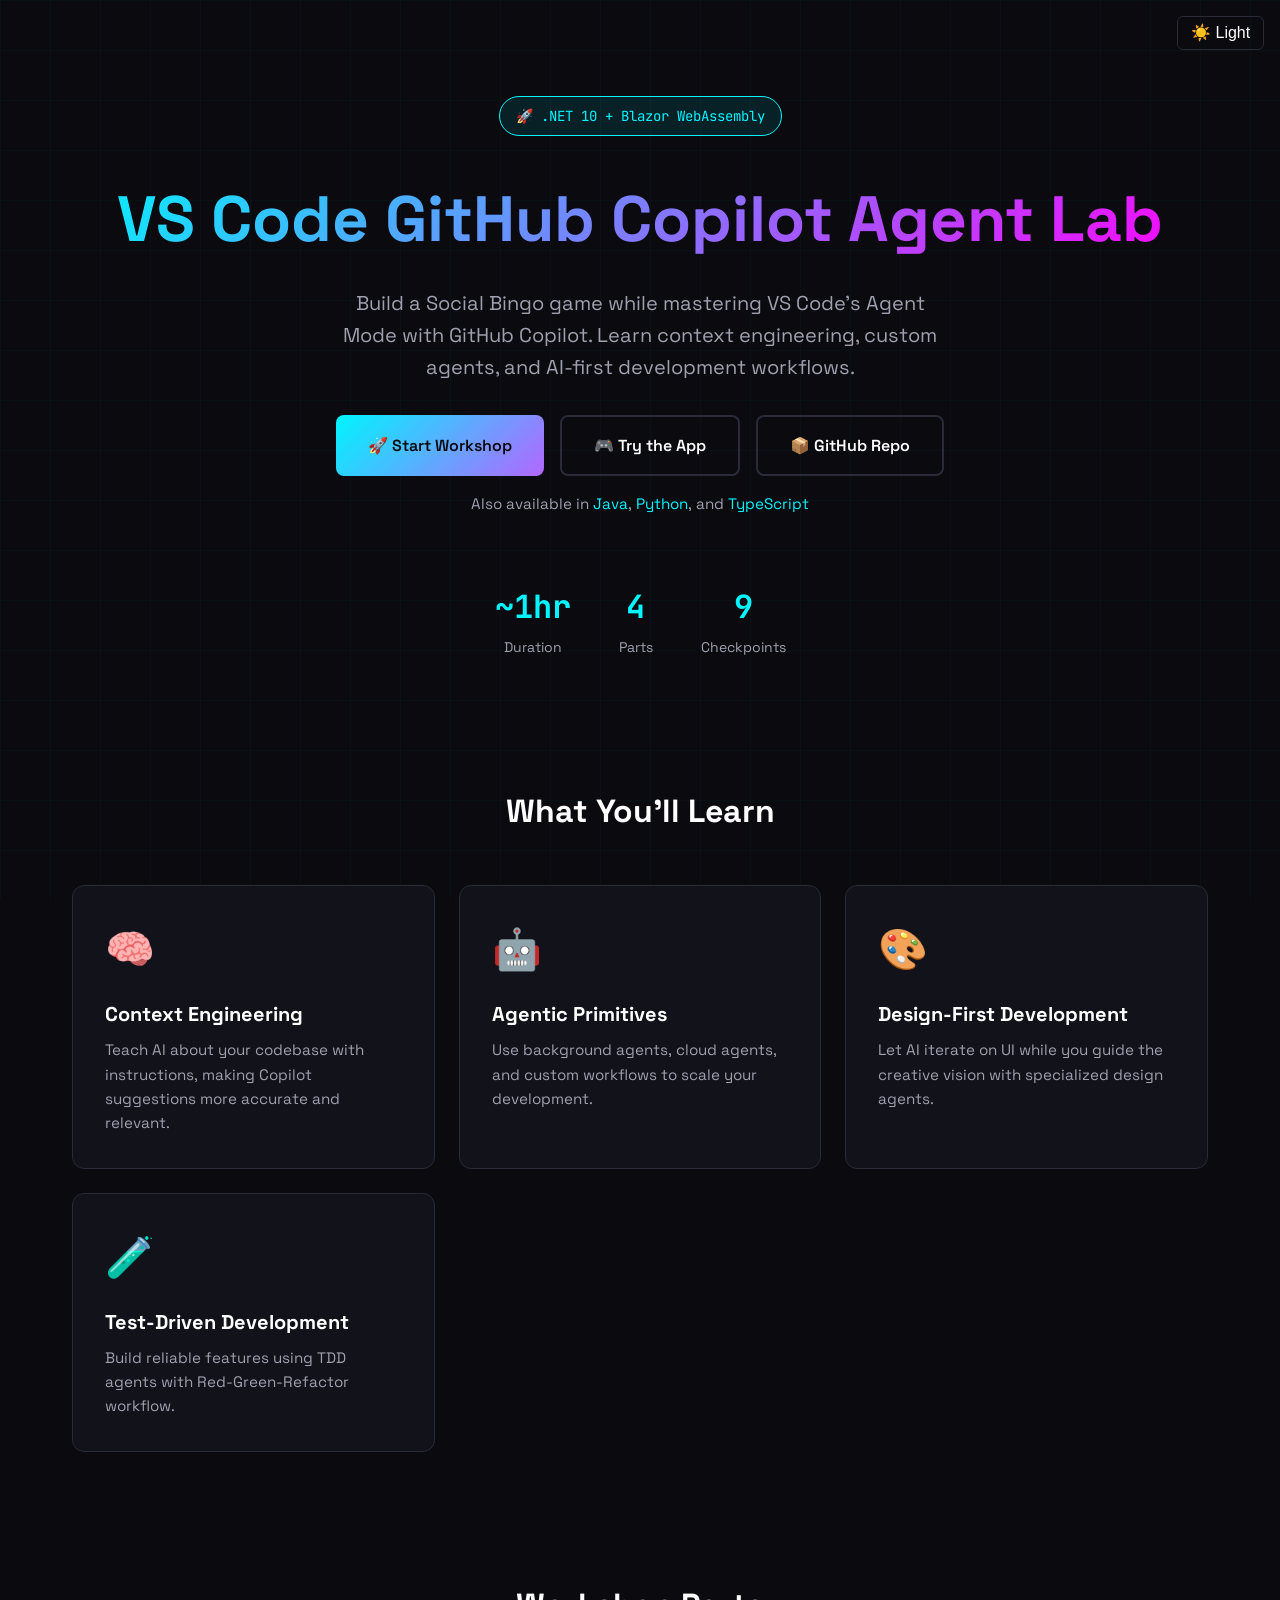
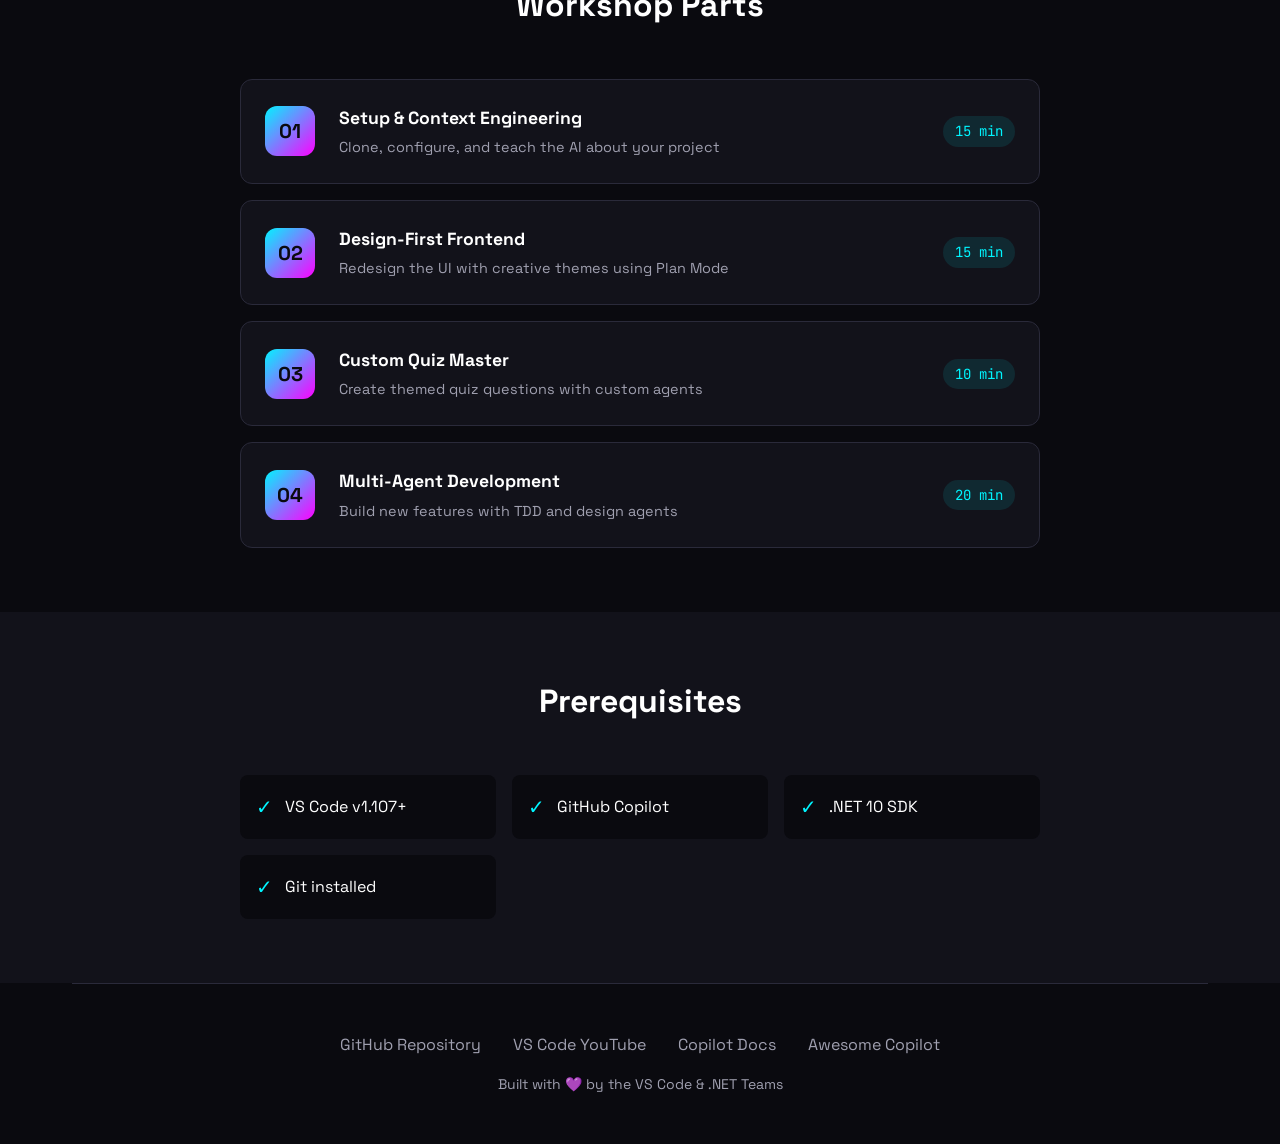
<file: docs/index.html>
<!doctype html>
<html lang="en">
  <head>
    <!-- Google tag (gtag.js) -->
    <script
      async
      src="https://www.googletagmanager.com/gtag/js?id=G-LSC44NDPLQ"
    ></script>
    <script>
      window.dataLayer = window.dataLayer || [];
      function gtag() {
        dataLayer.push(arguments);
      }
      gtag('js', new Date());
      gtag('config', 'G-LSC44NDPLQ');
    </script>
    <meta charset="UTF-8" />
    <meta name="viewport" content="width=device-width, initial-scale=1.0" />
    <title>VS Code GitHub Copilot Agent Lab | .NET Edition</title>
    <link rel="preconnect" href="https://fonts.googleapis.com" />
    <link rel="preconnect" href="https://fonts.gstatic.com" crossorigin />
    <link
      href="https://fonts.googleapis.com/css2?family=JetBrains+Mono:wght@400;700&family=Space+Grotesk:wght@400;500;700&display=swap"
      rel="stylesheet"
    />
    <link rel="stylesheet" href="styles.css" />
    <link rel="stylesheet" href="light-theme.css" />
    <script src="theme-toggle.js"></script>
  </head>
  <body>
    <div style="position: fixed; top: 1rem; right: 1rem; z-index: 1000">
      <button class="theme-toggle" onclick="toggleTheme()">☀️ Light</button>
    </div>
    <div class="container">
      <!-- Hero -->
      <section class="hero">
        <span class="hero-badge">🚀 .NET 10 + Blazor WebAssembly</span>
        <h1>VS Code GitHub Copilot Agent Lab</h1>
        <p class="hero-subtitle">
          Build a Social Bingo game while mastering VS Code's Agent Mode with
          GitHub Copilot. Learn context engineering, custom agents, and AI-first
          development workflows.
        </p>
        <div class="hero-cta">
          <a href="step.html?step=00-overview" class="btn btn-primary">
            🚀 Start Workshop
          </a>
          <a href="app" class="btn btn-secondary"> 🎮 Try the App </a>
          <a
            href="https://github.com/copilot-dev-days/agent-lab-dotnet"
            class="btn btn-secondary"
          >
            📦 GitHub Repo
          </a>
        </div>
        <p class="hero-also">
          Also available in
          <a href="https://copilot-dev-days.github.io/agent-lab-java/">Java</a>,
          <a href="https://copilot-dev-days.github.io/agent-lab-python/"
            >Python</a
          >, and
          <a href="https://copilot-dev-days.github.io/agent-lab-typescript/"
            >TypeScript</a
          >
        </p>
        <div class="stats">
          <div class="stat">
            <div class="stat-value">~1hr</div>
            <div class="stat-label">Duration</div>
          </div>
          <div class="stat">
            <div class="stat-value">4</div>
            <div class="stat-label">Parts</div>
          </div>
          <div class="stat">
            <div class="stat-value">9</div>
            <div class="stat-label">Checkpoints</div>
          </div>
        </div>
      </section>

      <!-- Features -->
      <section class="features">
        <h2 class="section-title">What You'll Learn</h2>
        <div class="features-grid">
          <div class="feature-card">
            <div class="feature-icon">🧠</div>
            <h3>Context Engineering</h3>
            <p>
              Teach AI about your codebase with instructions, making Copilot
              suggestions more accurate and relevant.
            </p>
          </div>
          <div class="feature-card">
            <div class="feature-icon">🤖</div>
            <h3>Agentic Primitives</h3>
            <p>
              Use background agents, cloud agents, and custom workflows to scale
              your development.
            </p>
          </div>
          <div class="feature-card">
            <div class="feature-icon">🎨</div>
            <h3>Design-First Development</h3>
            <p>
              Let AI iterate on UI while you guide the creative vision with
              specialized design agents.
            </p>
          </div>
          <div class="feature-card">
            <div class="feature-icon">🧪</div>
            <h3>Test-Driven Development</h3>
            <p>
              Build reliable features using TDD agents with Red-Green-Refactor
              workflow.
            </p>
          </div>
        </div>
      </section>

      <!-- Workshop Parts -->
      <section class="workshop">
        <h2 class="section-title">Workshop Parts</h2>
        <div class="parts-list">
          <a href="step.html?step=01-setup" class="part-card">
            <div class="part-number">01</div>
            <div class="part-content">
              <h3>Setup & Context Engineering</h3>
              <p>Clone, configure, and teach the AI about your project</p>
            </div>
            <span class="part-time">15 min</span>
          </a>
          <a href="step.html?step=02-design" class="part-card">
            <div class="part-number">02</div>
            <div class="part-content">
              <h3>Design-First Frontend</h3>
              <p>Redesign the UI with creative themes using Plan Mode</p>
            </div>
            <span class="part-time">15 min</span>
          </a>
          <a href="step.html?step=03-quiz-master" class="part-card">
            <div class="part-number">03</div>
            <div class="part-content">
              <h3>Custom Quiz Master</h3>
              <p>Create themed quiz questions with custom agents</p>
            </div>
            <span class="part-time">10 min</span>
          </a>
          <a href="step.html?step=04-multi-agent" class="part-card">
            <div class="part-number">04</div>
            <div class="part-content">
              <h3>Multi-Agent Development</h3>
              <p>Build new features with TDD and design agents</p>
            </div>
            <span class="part-time">20 min</span>
          </a>
        </div>
      </section>
    </div>

    <!-- Prerequisites -->
    <section class="prereqs">
      <div class="container">
        <h2 class="section-title">Prerequisites</h2>
        <div class="prereqs-grid">
          <div class="prereq-item">
            <span class="prereq-check">✓</span>
            <span>VS Code v1.107+</span>
          </div>
          <div class="prereq-item">
            <span class="prereq-check">✓</span>
            <span>GitHub Copilot</span>
          </div>
          <div class="prereq-item">
            <span class="prereq-check">✓</span>
            <span>.NET 10 SDK</span>
          </div>
          <div class="prereq-item">
            <span class="prereq-check">✓</span>
            <span>Git installed</span>
          </div>
        </div>
      </div>
    </section>

    <div class="container">
      <!-- Footer -->
      <footer>
        <div class="footer-links">
          <a href="https://github.com/copilot-dev-days/agent-lab-dotnet"
            >GitHub Repository</a
          >
          <a href="https://www.youtube.com/code">VS Code YouTube</a>
          <a href="https://code.visualstudio.com/docs/copilot/overview"
            >Copilot Docs</a
          >
          <a href="https://github.com/github/awesome-copilot"
            >Awesome Copilot</a
          >
        </div>
        <p class="footer-credit">Built with 💜 by the VS Code & .NET Teams</p>
      </footer>
    </div>
  </body>
</html>
</file>
<file: docs/styles.css>
:root {
    --bg-dark: #0a0a0f;
    --bg-card: #12121a;
    --neon-cyan: #00f5ff;
    --neon-magenta: #ff00ff;
    --neon-purple: #b366ff;
    --text-primary: #ffffff;
    --text-secondary: #a0a0b0;
    --border-color: #2a2a3a;
}

* {
    margin: 0;
    padding: 0;
    box-sizing: border-box;
}

body {
    font-family: 'Space Grotesk', sans-serif;
    background: var(--bg-dark);
    color: var(--text-primary);
    line-height: 1.6;
    min-height: 100vh;
}

/* Animated grid background */
body::before {
    content: '';
    position: fixed;
    top: 0;
    left: 0;
    width: 100%;
    height: 100%;
    background: 
        linear-gradient(90deg, rgba(0,245,255,0.03) 1px, transparent 1px),
        linear-gradient(rgba(0,245,255,0.03) 1px, transparent 1px);
    background-size: 50px 50px;
    pointer-events: none;
    z-index: -1;
}

.container {
    max-width: 1200px;
    margin: 0 auto;
    padding: 0 2rem;
}

/* Hero Section */
.hero {
    padding: 6rem 0 4rem;
    text-align: center;
    position: relative;
}

.hero-badge {
    display: inline-block;
    padding: 0.5rem 1rem;
    background: rgba(0,245,255,0.1);
    border: 1px solid var(--neon-cyan);
    border-radius: 50px;
    font-size: 0.875rem;
    color: var(--neon-cyan);
    margin-bottom: 2rem;
    font-family: 'JetBrains Mono', monospace;
}

.hero h1 {
    font-size: clamp(2.5rem, 6vw, 4rem);
    font-weight: 700;
    margin-bottom: 1rem;
    background: linear-gradient(135deg, var(--neon-cyan), var(--neon-magenta));
    -webkit-background-clip: text;
    -webkit-text-fill-color: transparent;
    background-clip: text;
}

.hero-subtitle {
    font-size: 1.25rem;
    color: var(--text-secondary);
    max-width: 600px;
    margin: 0 auto 2rem;
}

.hero-cta {
    display: flex;
    gap: 1rem;
    justify-content: center;
    flex-wrap: wrap;
}

.btn {
    display: inline-flex;
    align-items: center;
    gap: 0.5rem;
    padding: 1rem 2rem;
    border-radius: 8px;
    font-weight: 600;
    text-decoration: none;
    transition: all 0.3s ease;
    font-size: 1rem;
}

.btn-primary {
    background: linear-gradient(135deg, var(--neon-cyan), var(--neon-purple));
    color: var(--bg-dark);
}

.btn-primary:hover {
    transform: translateY(-2px);
    box-shadow: 0 10px 40px rgba(0,245,255,0.3);
}

.btn-secondary {
    background: transparent;
    border: 2px solid var(--border-color);
    color: var(--text-primary);
}

.btn-secondary:hover {
    border-color: var(--neon-cyan);
    color: var(--neon-cyan);
}

/* Stats */
.stats {
    display: flex;
    justify-content: center;
    gap: 3rem;
    margin-top: 4rem;
    flex-wrap: wrap;
}

.stat {
    text-align: center;
}

.stat-value {
    font-size: 2rem;
    font-weight: 700;
    color: var(--neon-cyan);
    font-family: 'JetBrains Mono', monospace;
}

.stat-label {
    font-size: 0.875rem;
    color: var(--text-secondary);
    margin-top: 0.25rem;
}

/* Features Section */
.features {
    padding: 4rem 0;
}

.section-title {
    font-size: 2rem;
    text-align: center;
    margin-bottom: 3rem;
}

.features-grid {
    display: grid;
    grid-template-columns: repeat(auto-fit, minmax(280px, 1fr));
    gap: 1.5rem;
}

.feature-card {
    background: var(--bg-card);
    border: 1px solid var(--border-color);
    border-radius: 12px;
    padding: 2rem;
    transition: all 0.3s ease;
}

.feature-card:hover {
    border-color: var(--neon-cyan);
    transform: translateY(-4px);
}

.feature-icon {
    font-size: 2.5rem;
    margin-bottom: 1rem;
}

.feature-card h3 {
    font-size: 1.25rem;
    margin-bottom: 0.5rem;
}

.feature-card p {
    color: var(--text-secondary);
    font-size: 0.95rem;
}

/* Workshop Parts */
.workshop {
    padding: 4rem 0;
}

.parts-list {
    display: flex;
    flex-direction: column;
    gap: 1rem;
    max-width: 800px;
    margin: 0 auto;
}

.part-card {
    display: flex;
    align-items: center;
    gap: 1.5rem;
    background: var(--bg-card);
    border: 1px solid var(--border-color);
    border-radius: 12px;
    padding: 1.5rem;
    text-decoration: none;
    color: inherit;
    transition: all 0.3s ease;
}

.part-card:hover {
    border-color: var(--neon-magenta);
    background: rgba(255,0,255,0.05);
}

.part-number {
    width: 50px;
    height: 50px;
    display: flex;
    align-items: center;
    justify-content: center;
    background: linear-gradient(135deg, var(--neon-cyan), var(--neon-magenta));
    border-radius: 12px;
    font-weight: 700;
    font-size: 1.25rem;
    color: var(--bg-dark);
    flex-shrink: 0;
}

.part-content {
    flex: 1;
}

.part-content h3 {
    font-size: 1.1rem;
    margin-bottom: 0.25rem;
}

.part-content p {
    color: var(--text-secondary);
    font-size: 0.9rem;
}

.part-time {
    font-family: 'JetBrains Mono', monospace;
    font-size: 0.875rem;
    color: var(--neon-cyan);
    padding: 0.25rem 0.75rem;
    background: rgba(0,245,255,0.1);
    border-radius: 50px;
}

/* Prerequisites */
.prereqs {
    padding: 4rem 0;
    background: var(--bg-card);
}

.prereqs-grid {
    display: grid;
    grid-template-columns: repeat(auto-fit, minmax(200px, 1fr));
    gap: 1rem;
    max-width: 800px;
    margin: 0 auto;
}

.prereq-item {
    display: flex;
    align-items: center;
    gap: 0.75rem;
    padding: 1rem;
    background: var(--bg-dark);
    border-radius: 8px;
}

.prereq-check {
    color: var(--neon-cyan);
    font-size: 1.25rem;
}

/* Footer */
footer {
    padding: 3rem 0;
    text-align: center;
    border-top: 1px solid var(--border-color);
}

.footer-links {
    display: flex;
    justify-content: center;
    gap: 2rem;
    margin-bottom: 1rem;
    flex-wrap: wrap;
}

.footer-links a {
    color: var(--text-secondary);
    text-decoration: none;
    transition: color 0.3s ease;
}

.footer-links a:hover {
    color: var(--neon-cyan);
}

.footer-credit {
    color: var(--text-secondary);
    font-size: 0.875rem;
}

/* Responsive */
@media (max-width: 768px) {
    .hero {
        padding: 4rem 0 3rem;
    }

    .stats {
        gap: 2rem;
    }

    .part-card {
        flex-direction: column;
        text-align: center;
    }

    .part-time {
        margin-top: 0.5rem;
    }
}

.hero-also {
    margin-top: 1rem;
    font-size: 0.95rem;
    color: var(--text-secondary);
}

.hero-also a {
    color: var(--neon-cyan);
    text-decoration: none;
    transition: color 0.3s ease;
}

.hero-also a:hover {
    color: var(--neon-magenta);
    text-decoration: underline;
}
</file>
<file: docs/light-theme.css>
html[data-theme="light"] {
    --bg-dark: #f5f5f7;
    --bg-card: #ffffff;
    --bg-code: #f0f0f5;
    --neon-cyan: #0077b6;
    --neon-magenta: #c2185b;
    --neon-purple: #7b1fa2;
    --text-primary: #1a1a2e;
    --text-secondary: #555570;
    --border-color: #d0d0dd;
    --success-green: #2e7d32;
    --warning-yellow: #f9a825;
}

html[data-theme="light"] body::before {
    background: linear-gradient(90deg, rgba(0,119,182,0.05) 1px, transparent 1px),
                linear-gradient(rgba(0,119,182,0.05) 1px, transparent 1px);
}

html[data-theme="light"] .hero::before {
    background: radial-gradient(ellipse at 50% 0%, rgba(0,119,182,0.15), transparent 70%);
}

html[data-theme="light"] .header {
    background: rgba(245,245,247,0.95);
}

html[data-theme="light"] code,
html[data-theme="light"] pre {
    background: var(--bg-code);
    color: #1a1a2e;
}

html[data-theme="light"] .btn-secondary {
    border-color: var(--border-color);
    color: var(--text-primary);
}

html[data-theme="light"] .btn-secondary:hover {
    background: rgba(0,119,182,0.1);
    border-color: var(--neon-cyan);
}

html[data-theme="light"] .card {
    box-shadow: 0 2px 8px rgba(0,0,0,0.08);
}

.theme-toggle {
    background: none;
    border: 1px solid var(--border-color);
    color: var(--text-primary);
    cursor: pointer;
    padding: 0.4rem 0.8rem;
    border-radius: 6px;
    font-size: 1rem;
    transition: all 0.3s ease;
    display: inline-flex;
    align-items: center;
    gap: 0.4rem;
}

.theme-toggle:hover {
    border-color: var(--neon-cyan);
    color: var(--neon-cyan);
}
</file>
